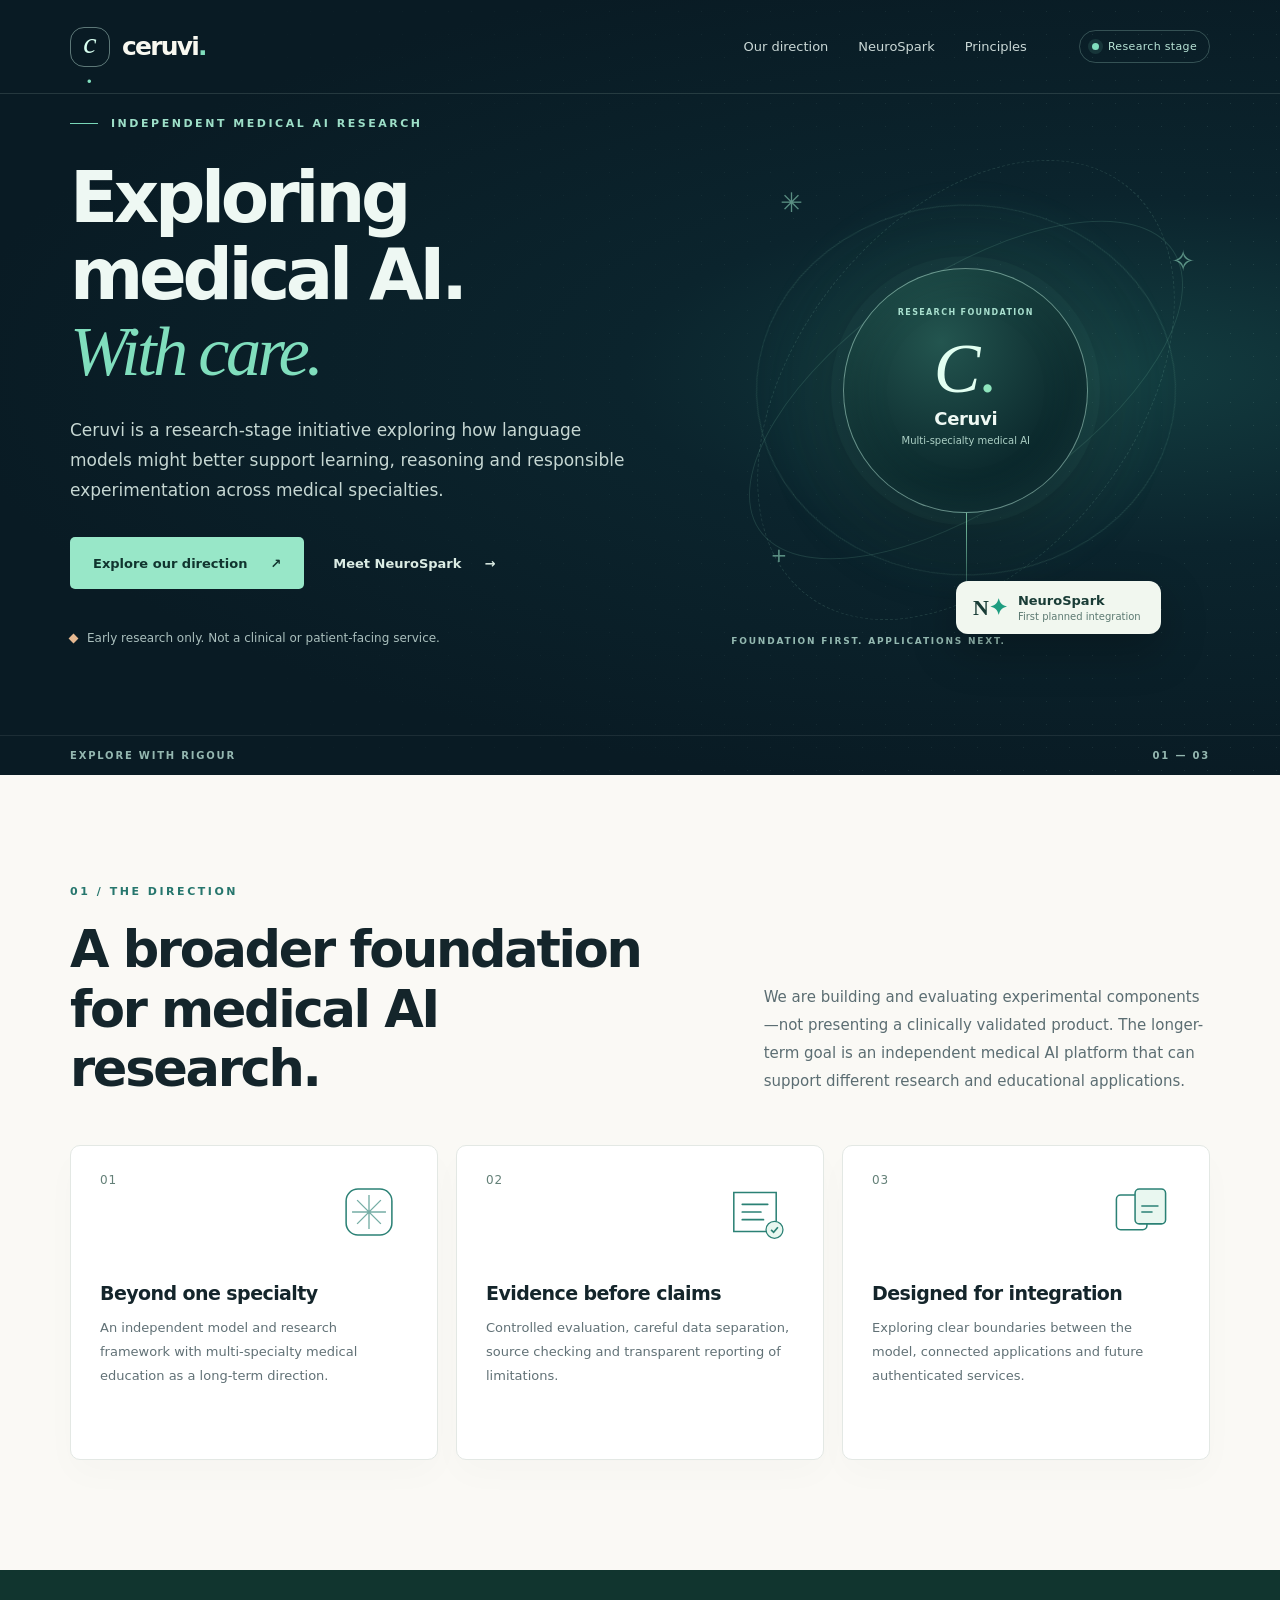
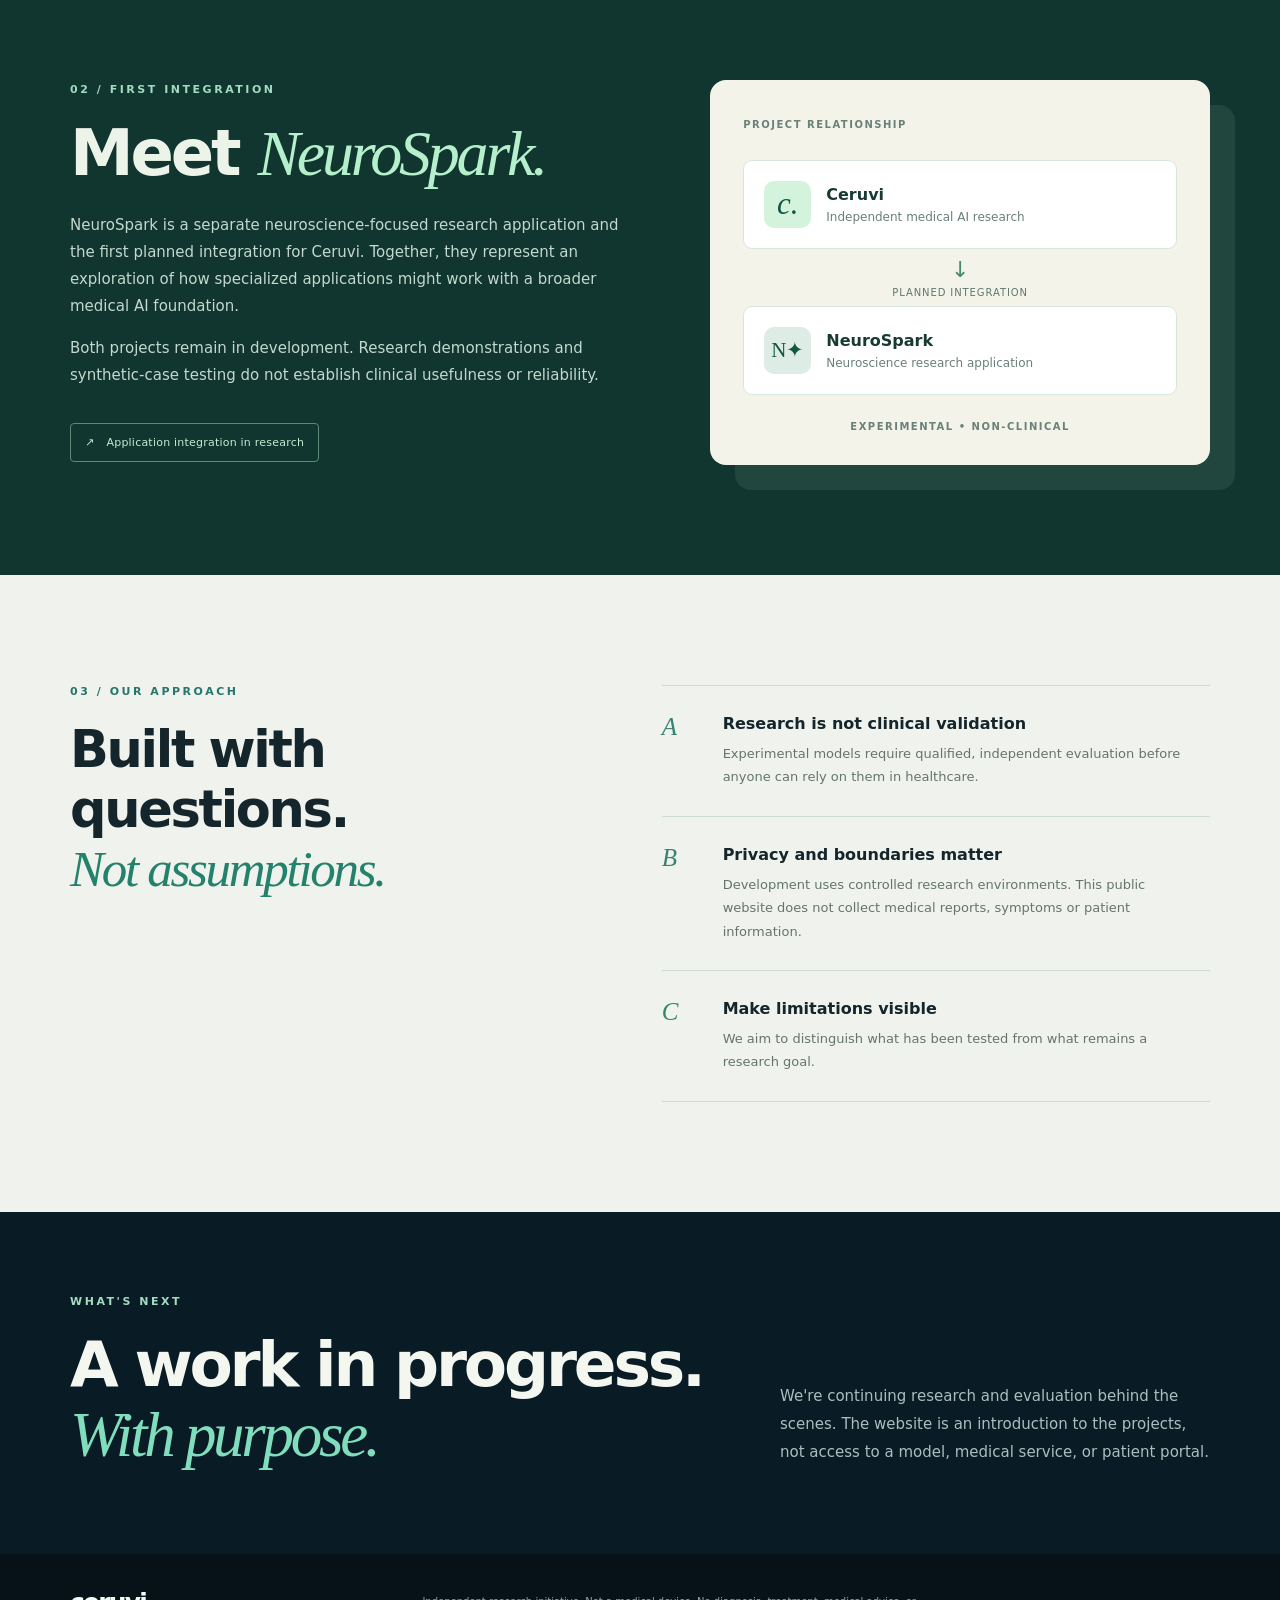
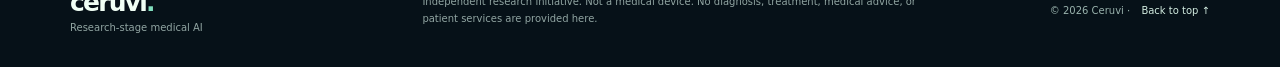
<file: index.html>
<!doctype html>
<html lang="en">
<head>
  <meta charset="utf-8">
  <meta name="viewport" content="width=device-width, initial-scale=1">
  <meta name="theme-color" content="#091b24">
  <meta name="description" content="Ceruvi is an independent, research-stage medical AI initiative exploring responsible, multi-specialty language models. NeuroSpark is its first planned app integration.">
  <meta name="robots" content="index,follow">
  <meta property="og:type" content="website">
  <meta property="og:title" content="Ceruvi — Exploring medical AI, responsibly">
  <meta property="og:description" content="An independent research-stage medical AI initiative, with NeuroSpark as its first planned integration.">
  <meta property="og:url" content="https://ceruvi.in/">
  <link rel="canonical" href="https://ceruvi.in/">
  <link rel="icon" type="image/svg+xml" href="./favicon.svg">
  <link rel="stylesheet" href="./styles.css">
  <title>Ceruvi — Exploring medical AI, responsibly</title>
</head>
<body>
  <a class="skip-link" href="#main">Skip to content</a>
  <header class="site-header">
    <div class="container header-inner">
      <a class="brand" href="#top" aria-label="Ceruvi home">
        <span class="brand-icon" aria-hidden="true">c<span class="brand-dot">.</span></span>
        <span class="brand-name">ceruvi<span class="brand-period">.</span></span>
      </a>
      <nav class="nav" aria-label="Main navigation">
        <a href="#mission">Our direction</a>
        <a href="#neurospark">NeuroSpark</a>
        <a href="#principles">Principles</a>
      </nav>
      <span class="header-label"><span class="status-dot" aria-hidden="true"></span> Research stage</span>
    </div>
  </header>

  <main id="main">
    <section class="hero" id="top" aria-labelledby="hero-title">
      <div class="hero-grid container">
        <div class="hero-copy">
          <div class="eyebrow"><span class="mini-line" aria-hidden="true"></span> INDEPENDENT MEDICAL AI RESEARCH</div>
          <h1 id="hero-title">Exploring medical AI.<br><em>With care.</em></h1>
          <p class="lead">Ceruvi is a research-stage initiative exploring how language models might better support learning, reasoning and responsible experimentation across medical specialties.</p>
          <div class="hero-actions">
            <a class="button button-primary" href="#mission">Explore our direction <span aria-hidden="true">↗</span></a>
            <a class="button button-text" href="#neurospark">Meet NeuroSpark <span aria-hidden="true">→</span></a>
          </div>
          <p class="hero-note"><span class="note-square" aria-hidden="true"></span> Early research only. Not a clinical or patient-facing service.</p>
        </div>
        <div class="concept-art" aria-label="Illustration of Ceruvi as an independent research foundation connected to a planned NeuroSpark app integration" role="img">
          <div class="orbit orbit-one"></div>
          <div class="orbit orbit-two"></div>
          <div class="orbit orbit-three"></div>
          <span class="star star-a" aria-hidden="true">✳</span>
          <span class="star star-b" aria-hidden="true">✧</span>
          <span class="star star-c" aria-hidden="true">+</span>
          <div class="foundation-node">
            <span class="node-kicker">RESEARCH FOUNDATION</span>
            <span class="foundation-icon" aria-hidden="true">C<span>.</span></span>
            <strong>Ceruvi</strong>
            <span>Multi-specialty medical AI</span>
          </div>
          <div class="connector-line" aria-hidden="true"></div>
          <div class="integration-node">
            <span class="integration-mark" aria-hidden="true">N<span>✦</span></span>
            <span><strong>NeuroSpark</strong><small>First planned integration</small></span>
          </div>
          <div class="art-caption">FOUNDATION FIRST. APPLICATIONS NEXT.</div>
        </div>
      </div>
      <div class="hero-endline" aria-hidden="true"><span>EXPLORE WITH RIGOUR</span><span>01 — 03</span></div>
    </section>

    <section class="mission-section section" id="mission" aria-labelledby="mission-heading">
      <div class="container">
        <div class="section-heading">
          <div><p class="section-label">01 / THE DIRECTION</p><h2 id="mission-heading">A broader foundation<br>for medical AI research.</h2></div>
          <p class="section-intro">We are building and evaluating experimental components—not presenting a clinically validated product. The longer-term goal is an independent medical AI platform that can support different research and educational applications.</p>
        </div>
        <div class="mission-cards">
          <article class="mission-card">
            <div class="card-visual"><span class="card-number">01</span><svg aria-hidden="true" viewBox="0 0 92 92" fill="none"><rect x="19" y="19" width="54" height="54" rx="14" stroke="currentColor" stroke-width="1.8"/><path d="M46 26v40M26 46h40M32 32l28 28M60 32L32 60" stroke="currentColor" stroke-width="1.6" opacity=".65"/></svg></div>
            <h3>Beyond one specialty</h3>
            <p>An independent model and research framework with multi-specialty medical education as a long-term direction.</p>
          </article>
          <article class="mission-card">
            <div class="card-visual"><span class="card-number">02</span><svg aria-hidden="true" viewBox="0 0 92 92" fill="none"><path d="M21 23h50v46H21z" stroke="currentColor" stroke-width="1.8"/><path d="M31 37h30M31 46h22M31 55h25" stroke="currentColor" stroke-width="2" stroke-linecap="round"/><circle cx="69" cy="67" r="10" fill="#e9f7f0" stroke="currentColor" stroke-width="1.5"/><path d="m65 67 3 3 5-6" stroke="currentColor" stroke-width="2"/></svg></div>
            <h3>Evidence before claims</h3>
            <p>Controlled evaluation, careful data separation, source checking and transparent reporting of limitations.</p>
          </article>
          <article class="mission-card">
            <div class="card-visual"><span class="card-number">03</span><svg aria-hidden="true" viewBox="0 0 92 92" fill="none"><rect x="17" y="26" width="36" height="41" rx="5" stroke="currentColor" stroke-width="1.8"/><rect x="39" y="19" width="36" height="41" rx="5" fill="#e9f7f0" stroke="currentColor" stroke-width="1.8"/><path d="M47 39h19M47 46h12" stroke="currentColor" stroke-width="1.8" stroke-linecap="round"/></svg></div>
            <h3>Designed for integration</h3>
            <p>Exploring clear boundaries between the model, connected applications and future authenticated services.</p>
          </article>
        </div>
      </div>
    </section>

    <section class="integration-section section" id="neurospark" aria-labelledby="neurospark-heading">
      <div class="container integration-layout">
        <div class="integration-copy">
          <p class="section-label section-label-light">02 / FIRST INTEGRATION</p>
          <h2 id="neurospark-heading">Meet <span>NeuroSpark.</span></h2>
          <p>NeuroSpark is a separate neuroscience-focused research application and the first planned integration for Ceruvi. Together, they represent an exploration of how specialized applications might work with a broader medical AI foundation.</p>
          <p>Both projects remain in development. Research demonstrations and synthetic-case testing do not establish clinical usefulness or reliability.</p>
          <div class="integration-tag"><span aria-hidden="true">↗</span> Application integration in research</div>
        </div>
        <div class="integration-card" aria-label="Ceruvi and NeuroSpark research relationship">
          <span class="diagram-label">PROJECT RELATIONSHIP</span>
          <div class="diagram-block diagram-ceruvi"><span class="diagram-symbol">c.</span><span><strong>Ceruvi</strong><small>Independent medical AI research</small></span></div>
          <div class="diagram-link"><span aria-hidden="true">↓</span><small>Planned integration</small></div>
          <div class="diagram-block diagram-neurospark"><span class="diagram-symbol diagram-n">N✦</span><span><strong>NeuroSpark</strong><small>Neuroscience research application</small></span></div>
          <div class="diagram-footer">EXPERIMENTAL • NON-CLINICAL</div>
        </div>
      </div>
    </section>

    <section class="principles-section section" id="principles" aria-labelledby="principles-heading">
      <div class="container principles-layout">
        <div>
          <p class="section-label">03 / OUR APPROACH</p>
          <h2 id="principles-heading">Built with questions.<br><span>Not assumptions.</span></h2>
        </div>
        <div class="principle-list">
          <article><span class="principle-index">A</span><div><h3>Research is not clinical validation</h3><p>Experimental models require qualified, independent evaluation before anyone can rely on them in healthcare.</p></div></article>
          <article><span class="principle-index">B</span><div><h3>Privacy and boundaries matter</h3><p>Development uses controlled research environments. This public website does not collect medical reports, symptoms or patient information.</p></div></article>
          <article><span class="principle-index">C</span><div><h3>Make limitations visible</h3><p>We aim to distinguish what has been tested from what remains a research goal.</p></div></article>
        </div>
      </div>
    </section>

    <section class="closing-section" aria-labelledby="closing-heading">
      <div class="container closing-inner"><div><p class="section-label section-label-light">WHAT'S NEXT</p><h2 id="closing-heading">A work in progress.<br><em>With purpose.</em></h2></div><p>We're continuing research and evaluation behind the scenes. The website is an introduction to the projects, not access to a model, medical service, or patient portal.</p></div>
    </section>
  </main>

  <footer class="footer"><div class="container footer-content"><div class="footer-brand"><span class="brand-name">ceruvi<span class="brand-period">.</span></span><small>Research-stage medical AI</small></div><p>Independent research initiative. Not a medical device. No diagnosis, treatment, medical advice, or patient services are provided here.</p><span class="footer-copyright">© <span>2026</span> Ceruvi · <a href="#top">Back to top ↑</a></span></div></footer>
</body>
</html>
</file>
<file: styles.css>
:root{color-scheme:light;--navy:#091b24;--navy-deep:#07151c;--teal:#80debd;--teal-darker:#124e4c;--cream:#f5f3ed;--paper:#faf9f5;--ink:#14252b;--muted:#607077;--border:#dde5e1;--gold:#e6b991;--wrap:1140px;scroll-behavior:smooth}
*{box-sizing:border-box}body{margin:0;color:var(--ink);background:var(--paper);font-family:Inter,ui-sans-serif,system-ui,-apple-system,BlinkMacSystemFont,"Segoe UI",sans-serif;-webkit-font-smoothing:antialiased}a{color:inherit}a:focus-visible{outline:3px solid #eab47d;outline-offset:4px;border-radius:3px}.skip-link{position:absolute;left:12px;top:-80px;background:#fff;padding:12px 18px;z-index:100}.skip-link:focus{top:12px}.container{width:min(var(--wrap),calc(100% - 80px));margin-inline:auto}
.site-header{position:absolute;z-index:10;width:100%;color:#f8f8f0;border-bottom:1px solid rgba(230,250,240,.13)}.header-inner{display:flex;align-items:center;gap:32px;min-height:93px}.brand{display:inline-flex;align-items:center;text-decoration:none;gap:12px}.brand-icon{display:grid;place-items:center;border:1px solid rgba(198,236,224,.45);border-radius:14px;width:40px;height:40px;font-family:Georgia,serif;font-style:italic;font-size:30px;line-height:1;padding-bottom:5px;color:#d7fff0}.brand-dot,.brand-period{color:var(--teal)}.brand-name{font-size:25px;letter-spacing:-1.8px;font-weight:760}.nav{display:flex;gap:30px;margin-left:auto}.nav a{text-decoration:none;color:#cbd9d7;font-weight:540;font-size:13px;transition:color .2s}.nav a:hover{color:white}.header-label{display:inline-flex;gap:9px;align-items:center;margin-left:20px;padding:9px 12px;border:1px solid rgba(185,234,219,.25);border-radius:100px;font-size:11px;letter-spacing:.03em;color:#b8e4d6;white-space:nowrap}.status-dot{width:7px;height:7px;background:var(--teal);border-radius:100%;box-shadow:0 0 0 4px rgba(125,216,187,.12)}
.hero{position:relative;background:radial-gradient(ellipse at 87% 48%,#133d40 0,#0b242d 31%,var(--navy) 74%);color:#eef8f3;overflow:hidden}.hero::before{content:"";position:absolute;inset:0;opacity:.12;background-image:radial-gradient(#abdbce .6px,transparent .8px);background-size:23px 23px;mask-image:linear-gradient(90deg,transparent 13%,black 100%)}.hero-grid{position:relative;display:grid;grid-template-columns:1.12fr .88fr;align-items:center;min-height:735px;padding-top:110px;padding-bottom:65px;gap:30px}.hero-copy{padding-bottom:4px;z-index:1}.eyebrow,.section-label{font-size:11px;letter-spacing:.23em;font-weight:790;color:#26766d}.eyebrow{display:flex;align-items:center;gap:13px;color:#9ddfc8;margin-bottom:30px}.mini-line{width:28px;height:1px;background:#79d7b8}.hero h1{font-size:clamp(48px,5.5vw,78px);line-height:1.09;letter-spacing:-.061em;margin:0 0 25px;max-width:680px;font-weight:680}.hero h1 em,.closing-section h2 em{font-family:Georgia,serif;font-weight:400;letter-spacing:-.052em;color:var(--teal)}.lead{color:#c6d7d3;max-width:560px;line-height:1.77;font-size:17px;margin:0}.hero-actions{display:flex;align-items:center;flex-wrap:wrap;gap:19px;margin:32px 0 40px}.button{display:inline-flex;justify-content:center;align-items:center;gap:23px;min-height:52px;text-decoration:none;font-size:13px;font-weight:730;border-radius:5px}.button-primary{background:#98e7c8;color:#11352f;padding:0 23px;transition:background .2s,transform .2s}.button-primary:hover{background:#c8f6e3;transform:translateY(-2px)}.button-text{padding:0 10px;color:#dbece4}.button-text:hover{color:#fff}.hero-note{display:flex;align-items:center;gap:10px;color:#aabfbd;font-size:12px;line-height:1.5}.note-square{display:block;width:7px;height:7px;transform:rotate(45deg);background:var(--gold);flex:none}.hero-endline{position:relative;display:flex;justify-content:space-between;border-top:1px solid rgba(255,255,255,.08);padding:14px max(40px,calc((100% - var(--wrap))/2));color:#94b7b0;font-size:10px;letter-spacing:.18em;font-weight:600}
.concept-art{position:relative;min-height:520px;isolation:isolate;display:flex;align-items:center;justify-content:center}.concept-art::before{content:"";position:absolute;width:430px;height:430px;border-radius:50%;background:radial-gradient(circle,rgba(106,226,181,.11) 0,rgba(106,226,181,.035) 52%,transparent 70%);filter:blur(2px)}.orbit{position:absolute;width:440px;height:440px;border:1px solid rgba(139,220,190,.15);border-radius:50%}.orbit-one{width:420px;height:420px;transform:rotateX(28deg) rotate(-30deg)}.orbit-two{width:500px;height:230px;transform:rotate(-34deg)}.orbit-three{width:340px;height:520px;transform:rotate(38deg);border-style:dashed;border-color:rgba(174,242,216,.13)}.foundation-node{z-index:3;position:relative;display:flex;flex-direction:column;align-items:center;justify-content:center;width:245px;height:245px;border-radius:50%;border:1px solid rgba(197,249,230,.49);background:radial-gradient(circle at 40% 30%,#23554f 0,#0b282c 63%,#081d26 100%);box-shadow:0 0 0 12px rgba(84,155,131,.06),0 25px 80px rgba(0,0,0,.23),inset 0 0 45px rgba(84,180,150,.13)}.node-kicker{position:absolute;top:39px;font-size:8px;letter-spacing:.17em;color:#a8dfce;font-weight:700}.foundation-icon{font-family:Georgia,serif;font-size:70px;line-height:1;font-style:italic;color:#e2fff1}.foundation-icon span{color:#8ee5bd}.foundation-node strong{margin-top:4px;font-size:18px;letter-spacing:-.02em}.foundation-node>span:last-child{font-size:10px;color:#add1c6;margin-top:6px}.connector-line{position:absolute;width:1px;height:86px;background:linear-gradient(#8be1bb,rgba(139,225,187,.12));left:50%;top:calc(50% + 122px);z-index:1}.integration-node{display:flex;gap:11px;align-items:center;position:absolute;z-index:4;left:48%;bottom:16px;padding:12px 17px;background:#f1f7ef;color:#193c36;border-radius:12px;box-shadow:0 16px 45px rgba(0,0,0,.25);width:205px}.integration-mark{font-family:Georgia,serif;font-size:22px;font-weight:800}.integration-mark span{color:#1e9d80}.integration-node strong,.integration-node small{display:block}.integration-node strong{font-size:13px}.integration-node small{color:#5c7971;font-size:10px;margin-top:3px}.star{position:absolute;color:#8fd6bc;opacity:.6}.star-a{top:57px;left:12%;font-size:27px}.star-b{right:3%;top:22%;font-size:29px}.star-c{left:10%;bottom:16%;font-size:20px}.art-caption{position:absolute;left:2%;bottom:4px;font-size:9px;letter-spacing:.2em;color:#94b9b1;font-weight:600}
.section{padding:110px 0}.mission-section{background:var(--paper)}.section-heading{display:grid;grid-template-columns:1.1fr .8fr;gap:80px;align-items:end;margin-bottom:46px}.section-label{margin:0 0 22px}.section-heading h2,.principles-section h2{font-size:clamp(33px,4.1vw,51px);line-height:1.17;letter-spacing:-.045em;margin:0;font-weight:660}.section-intro{font-size:15px;color:#5b6d72;line-height:1.87;margin:0 0 4px}.mission-cards{display:grid;grid-template-columns:repeat(3,1fr);gap:18px}.mission-card{border:1px solid #e3e8e4;background:#fff;border-radius:10px;padding:27px 29px 35px;min-height:315px;box-shadow:0 15px 35px rgba(8,36,38,.02);transition:transform .2s,box-shadow .2s}.mission-card:hover{transform:translateY(-3px);box-shadow:0 17px 36px rgba(8,36,38,.07)}.card-visual{display:flex;align-items:start;justify-content:space-between;color:#2b8175;margin-bottom:31px}.card-visual svg{width:78px;height:78px}.card-number{font-size:12px;color:#648078;letter-spacing:.08em}.mission-card h3{font-size:19px;margin:0 0 12px;letter-spacing:-.03em}.mission-card p{color:#617176;font-size:13px;line-height:1.85;margin:0}
.integration-section{background:#11352f;color:#ecf4ea;overflow:hidden}.integration-layout{display:grid;grid-template-columns:1fr .9fr;gap:85px;align-items:center}.section-label-light{color:#a1dbc0}.integration-copy h2{font-size:clamp(42px,5vw,66px);line-height:1.1;letter-spacing:-.05em;margin:0 0 22px}.integration-copy h2 span{font-family:Georgia,serif;font-style:italic;font-weight:400;color:#b6efcb}.integration-copy>p:not(.section-label){font-size:15px;line-height:1.8;color:#c3d8ce;max-width:560px}.integration-tag{display:inline-flex;gap:12px;border:1px solid #5b8b76;color:#c3edd2;font-size:11px;padding:12px 14px;border-radius:4px;margin-top:19px;letter-spacing:.02em}.integration-card{position:relative;padding:33px;background:#f3f3e9;border-radius:16px;color:#183a33;box-shadow:25px 25px 0 rgba(198,240,210,.09)}.diagram-label,.diagram-footer{font-size:10px;letter-spacing:.15em;color:#698179;font-weight:760}.diagram-block{display:flex;gap:15px;align-items:center;border:1px solid #d8e7dc;border-radius:9px;background:#fff;padding:20px}.diagram-ceruvi{margin-top:28px}.diagram-symbol{width:47px;height:47px;display:grid;place-items:center;border-radius:10px;background:#d3f3dc;color:#12573f;font-family:Georgia,serif;font-style:italic;font-size:31px}.diagram-n{font-style:normal;font-size:21px;background:#ddece5}.diagram-block strong,.diagram-block small{display:block}.diagram-block strong{font-size:16px}.diagram-block small{font-size:12px;color:#698077;margin-top:6px}.diagram-link{display:flex;flex-direction:column;align-items:center;color:#468a70;gap:5px;margin:8px 0}.diagram-link span{font-size:22px}.diagram-link small{color:#60776d;font-size:10px;letter-spacing:.09em;text-transform:uppercase}.diagram-footer{text-align:center;margin-top:26px}
.principles-section{background:#f0f2ed}.principles-layout{display:grid;grid-template-columns:.93fr 1.07fr;gap:115px}.principles-section h2 span{font-family:Georgia,serif;font-weight:400;font-style:italic;color:#24816b}.principle-list{border-top:1px solid #cddbd2}.principle-list article{display:grid;grid-template-columns:45px 1fr;gap:16px;border-bottom:1px solid #cddbd2;padding:27px 0}.principle-index{font-family:Georgia,serif;font-style:italic;color:#368370;font-size:25px}.principle-list h3{font-size:16px;margin:1px 0 9px}.principle-list p{color:#64756b;font-size:13px;line-height:1.8;margin:0;max-width:460px}.closing-section{background:var(--navy);color:#f4f6f0;padding:83px 0}.closing-inner{display:grid;grid-template-columns:1.2fr .8fr;gap:65px;align-items:end}.closing-section h2{font-size:clamp(37px,5vw,63px);line-height:1.11;letter-spacing:-.05em;margin:0}.closing-inner>p{line-height:1.85;color:#aabfbd;font-size:15px;margin:0 0 4px}.footer{background:#061118;color:#c0cfcd;padding:34px 0}.footer-content{display:grid;grid-template-columns:1fr 1.55fr .8fr;align-items:center;gap:30px}.footer-brand{display:flex;flex-direction:column;gap:5px}.footer-brand .brand-name{color:#f0fff5}.footer-brand small{font-size:10px;color:#91a5a2}.footer p{font-size:10px;line-height:1.7;color:#91a5a2;margin:0}.footer-copyright{font-size:10px;color:#99b2ac;text-align:right}.footer-copyright a{margin-left:8px;text-decoration:none;color:#d2ece0}
@media(max-width:980px){.container{width:min(100% - 44px,var(--wrap))}.nav{gap:17px}.header-label{margin-left:0}.hero-grid{grid-template-columns:1fr 1fr;min-height:685px}.concept-art{transform:scale(.85);transform-origin:center}.hero h1{font-size:clamp(47px,6vw,65px)}.section-heading{gap:45px}.integration-layout{gap:40px}.principles-layout{gap:55px}}
@media(max-width:750px){.container{width:calc(100% - 40px)}.site-header{position:relative;background:var(--navy)}.header-inner{min-height:76px}.nav{margin-left:auto}.nav a{font-size:12px}.nav a:last-child{display:none}.header-label{display:none}.hero-grid{grid-template-columns:1fr;padding-top:67px;padding-bottom:48px;min-height:auto;gap:0}.hero-copy{padding:0}.hero h1{font-size:clamp(46px,9vw,66px)}.lead{font-size:16px}.hero-actions{margin-bottom:25px}.concept-art{transform:none;min-height:405px;margin-top:20px;overflow:hidden}.orbit-one{width:310px;height:310px}.orbit-two{width:380px;height:180px}.orbit-three{width:275px;height:400px}.foundation-node{width:205px;height:205px}.node-kicker{top:30px}.foundation-icon{font-size:59px}.connector-line{top:calc(50% + 102px);height:54px}.integration-node{bottom:0;left:45%}.art-caption{left:0;bottom:1px}.hero-endline{padding:14px 20px}.section{padding:75px 0}.section-heading,.integration-layout,.principles-layout,.closing-inner{grid-template-columns:1fr;gap:25px}.section-intro{max-width:600px}.mission-cards{grid-template-columns:1fr;gap:12px}.mission-card{min-height:auto;padding:22px 24px 28px}.card-visual{margin-bottom:15px}.card-visual svg{width:58px;height:58px}.integration-card{margin-top:13px;max-width:480px}.principles-layout{gap:35px}.closing-section{padding:68px 0}.footer-content{grid-template-columns:1fr 1fr}.footer p{grid-column:1/-1;grid-row:2}.footer-copyright{grid-column:2;grid-row:1}}
@media(max-width:450px){.header-inner{gap:12px}.nav{gap:12px}.nav a{font-size:11px}.nav a:nth-child(2){display:none}.brand-name{font-size:23px}.hero h1{font-size:47px}.button-primary{width:100%}.button-text{min-height:27px}.concept-art{margin-left:-20px;margin-right:-20px}.hero-endline span:last-child{display:none}.section-heading h2,.principles-section h2{font-size:35px}.integration-card{padding:23px}.footer-content{gap:12px}.footer-copyright a{display:block;margin-top:5px}}
@media(prefers-reduced-motion:reduce){html{scroll-behavior:auto}.mission-card,.button-primary{transition:none}}
</file>
